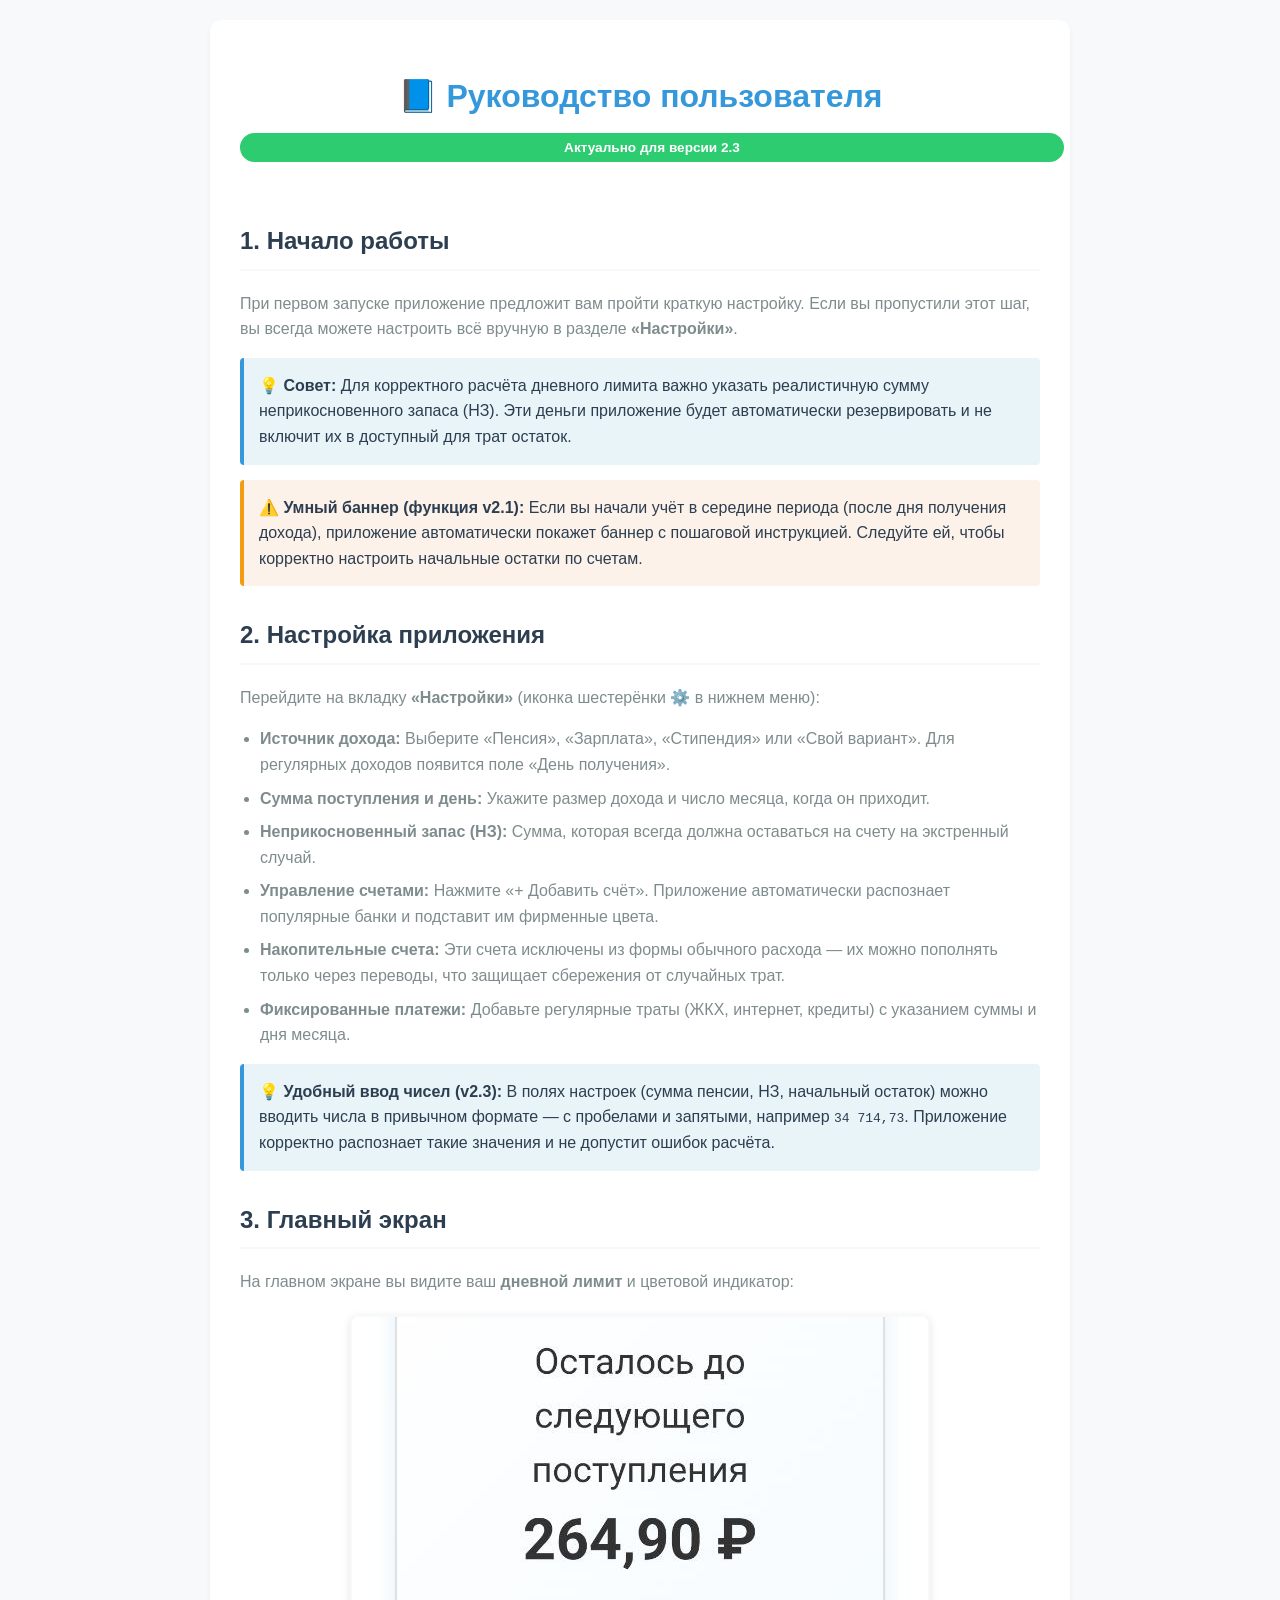
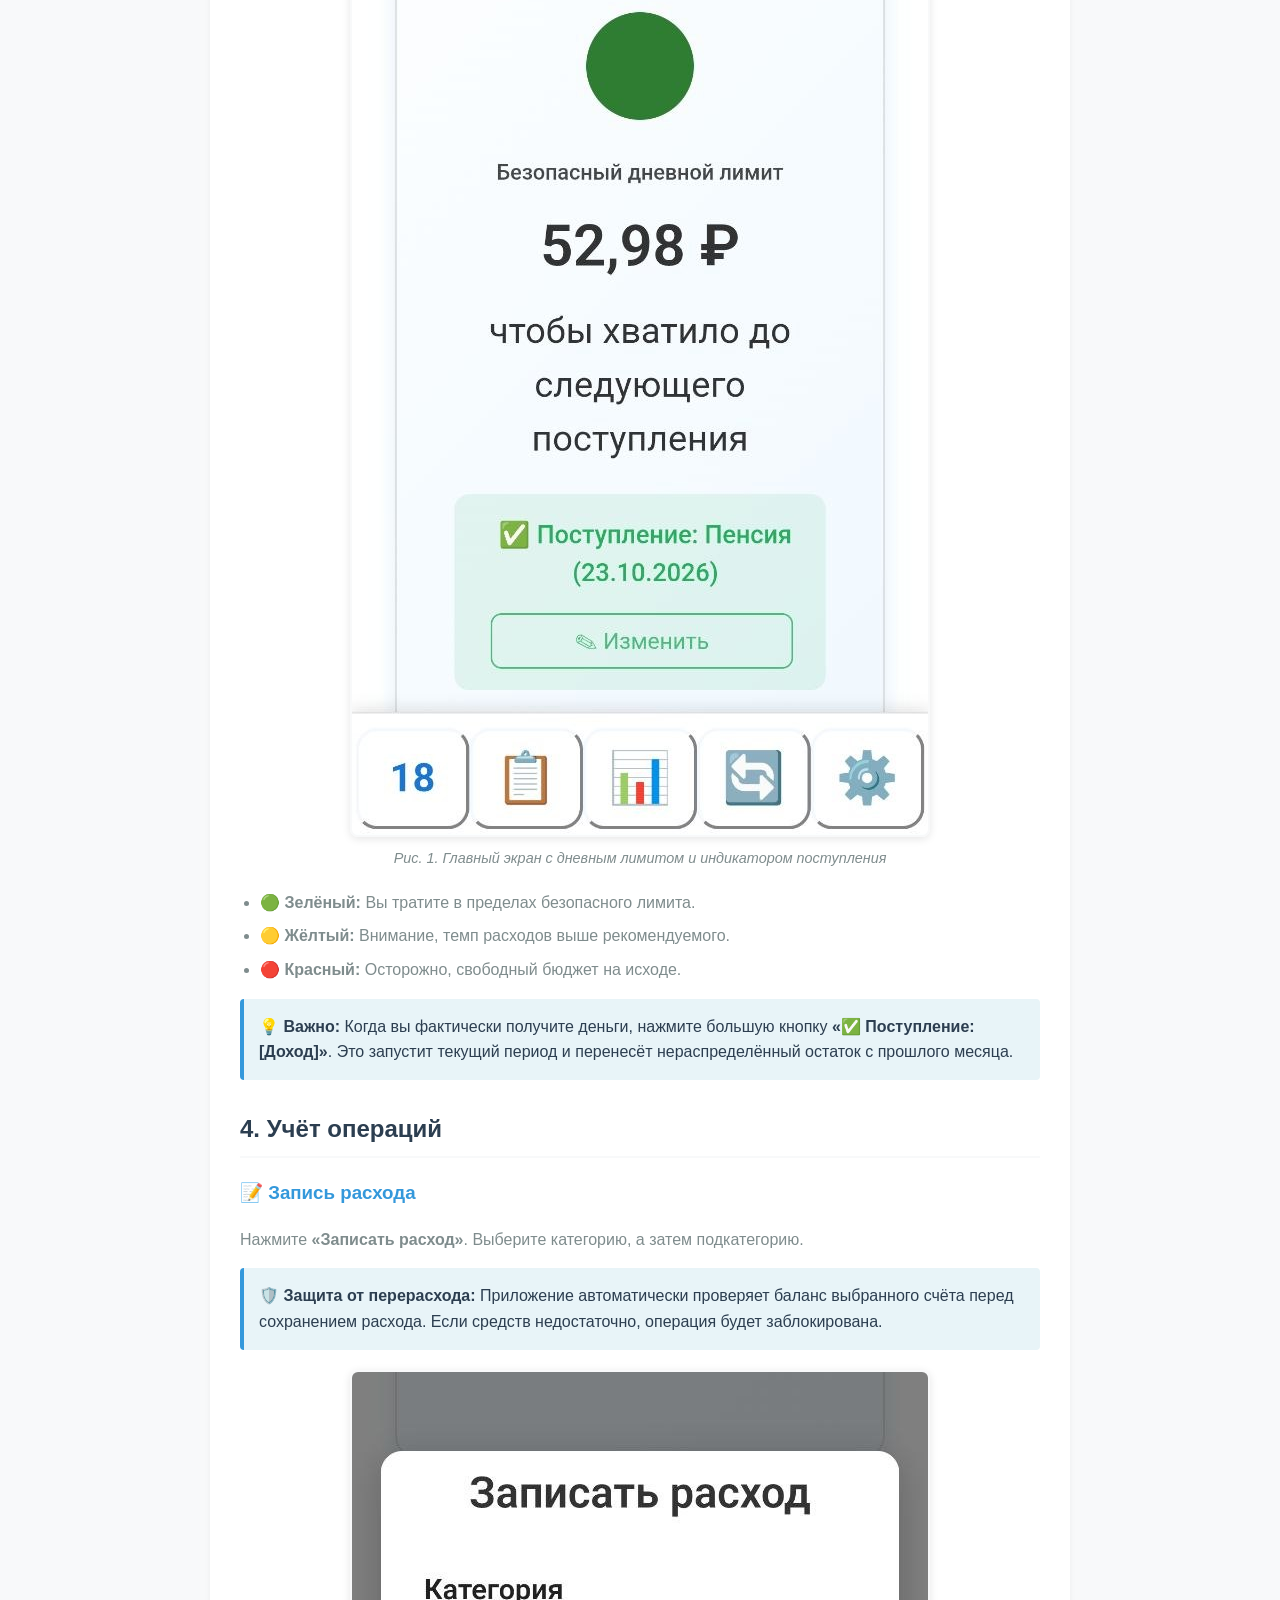
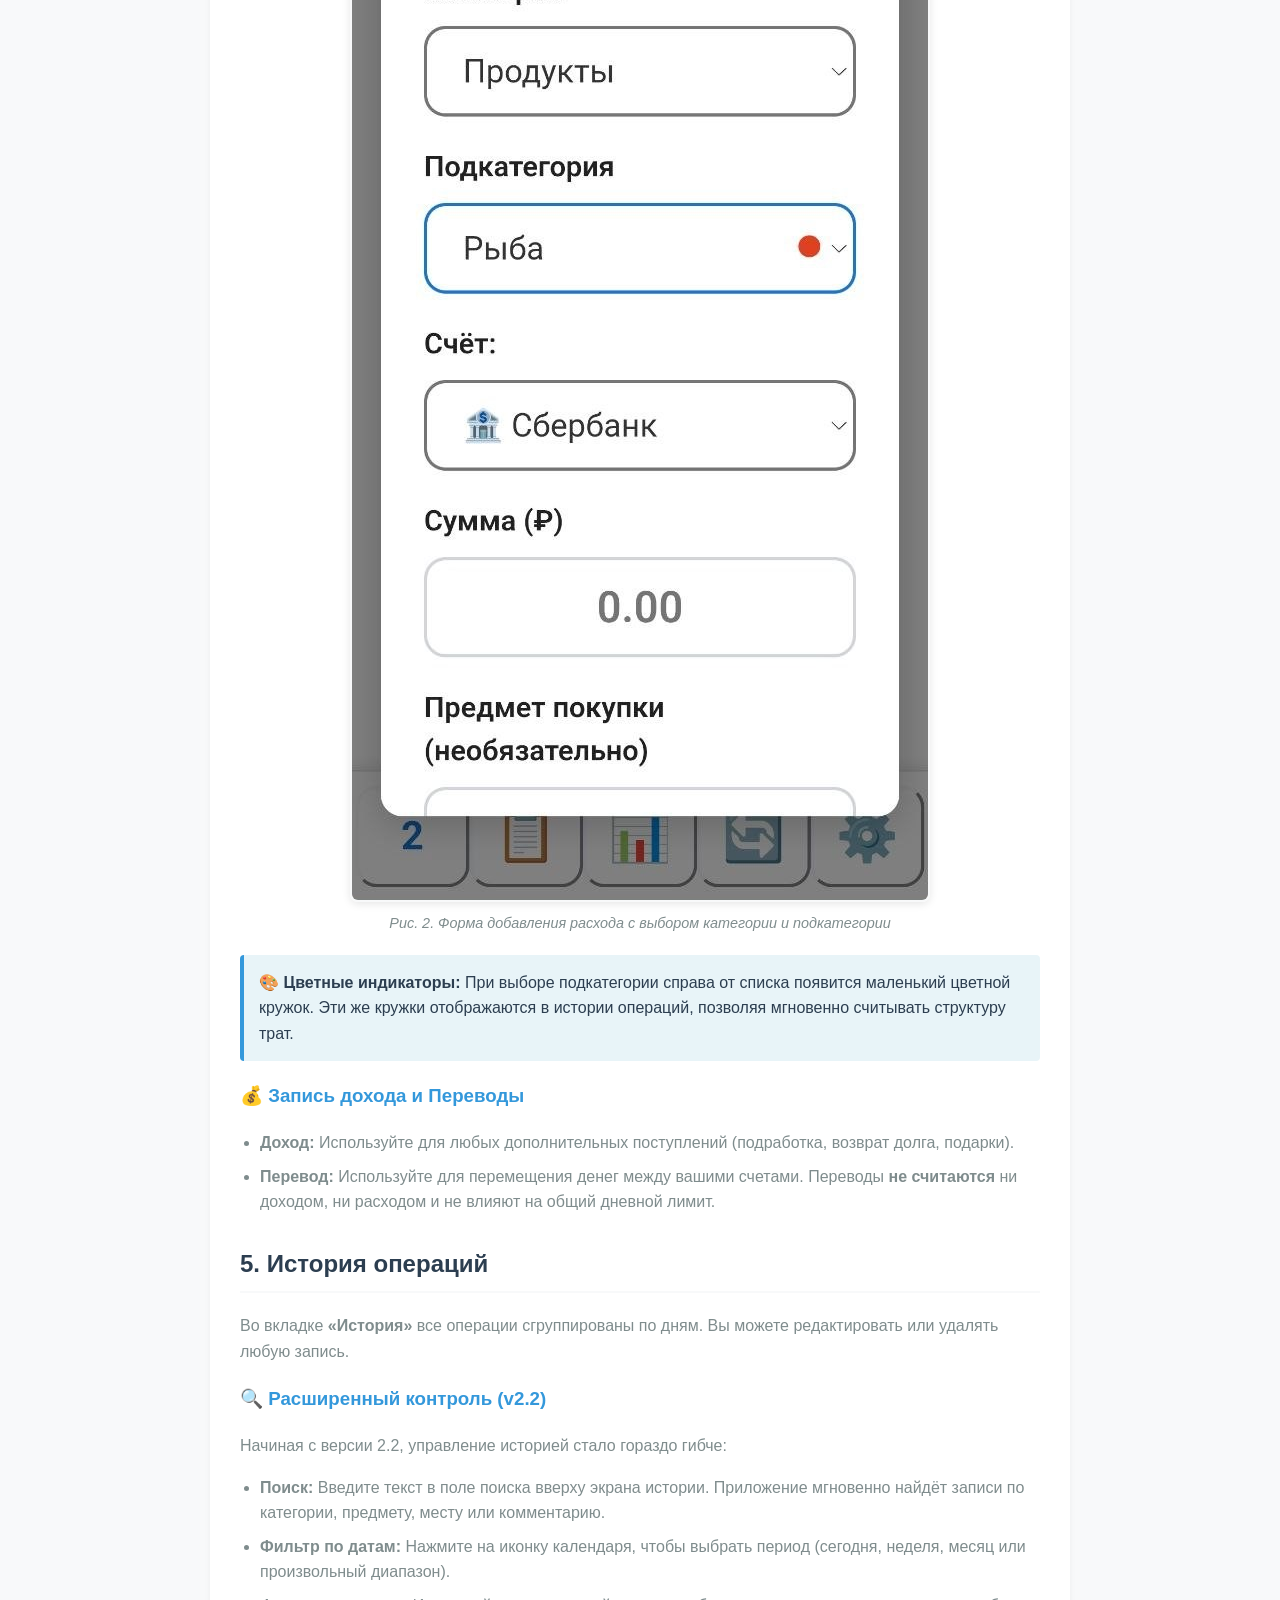
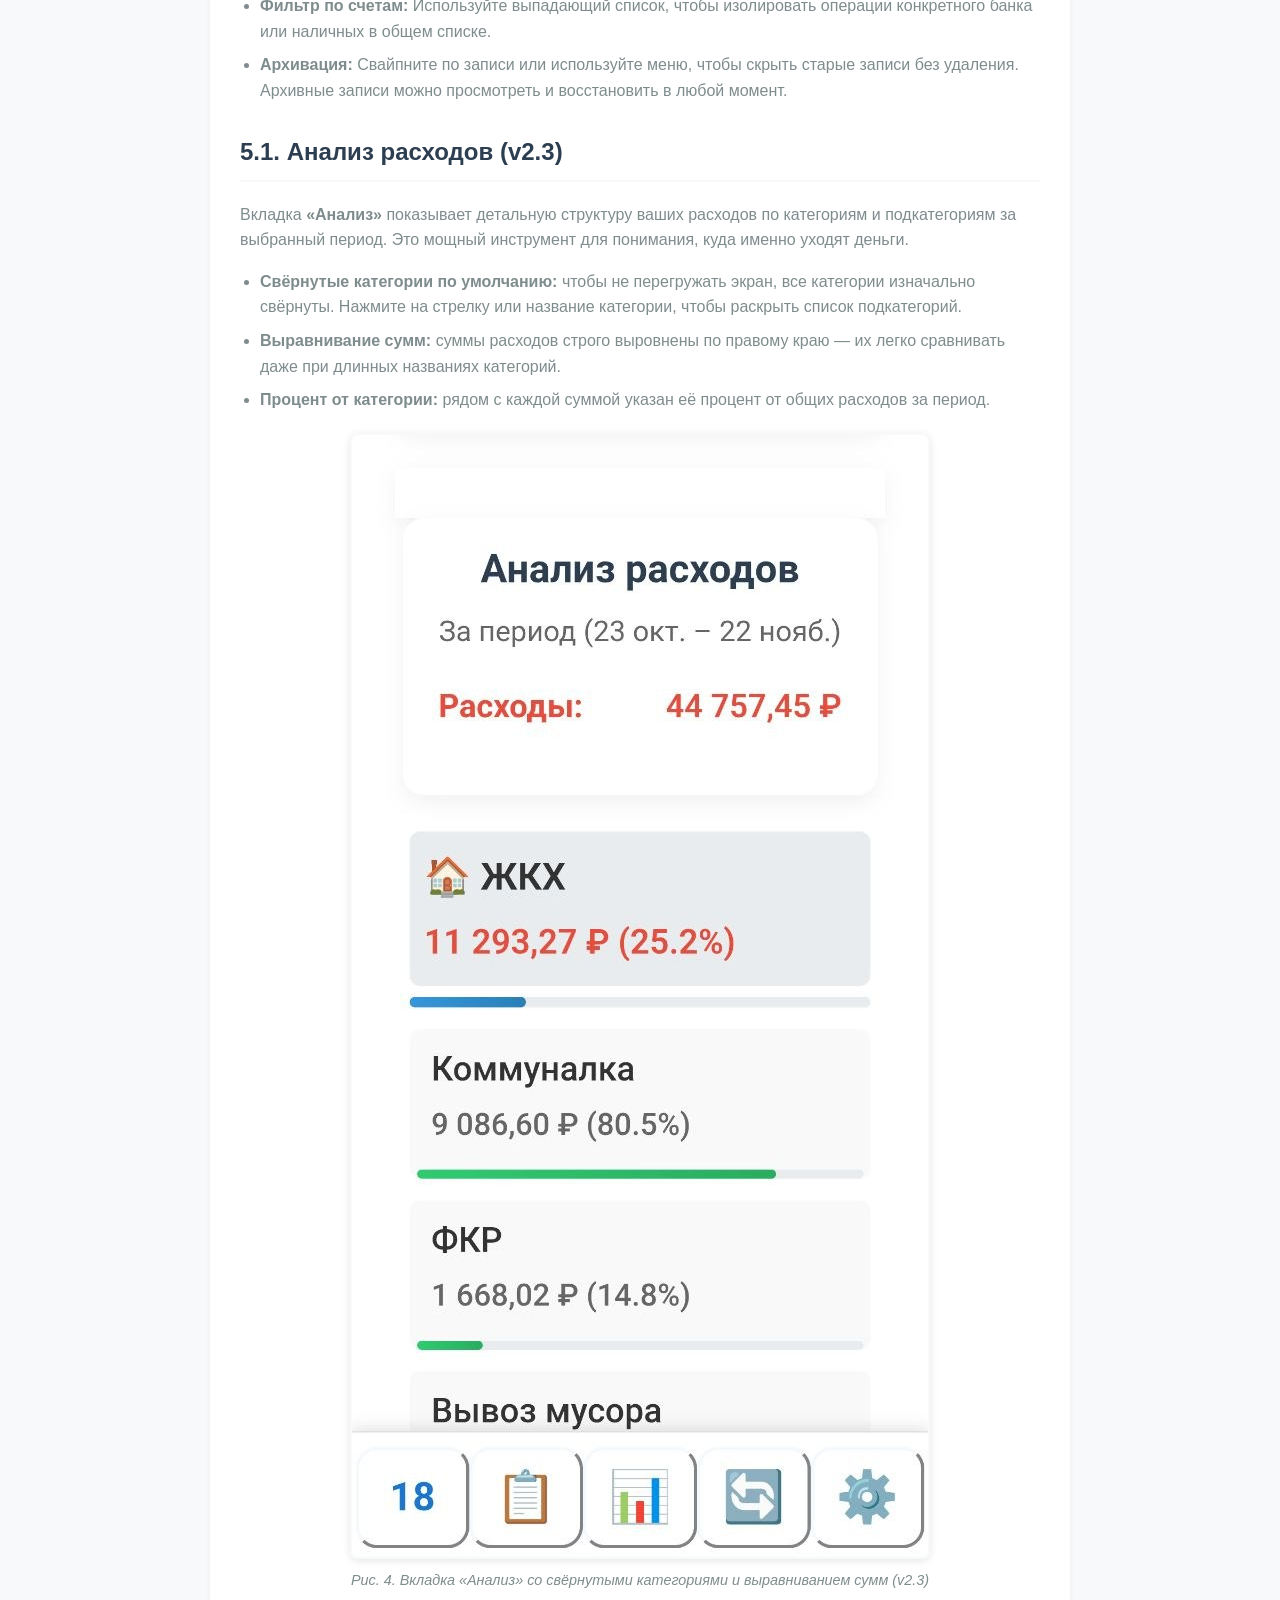
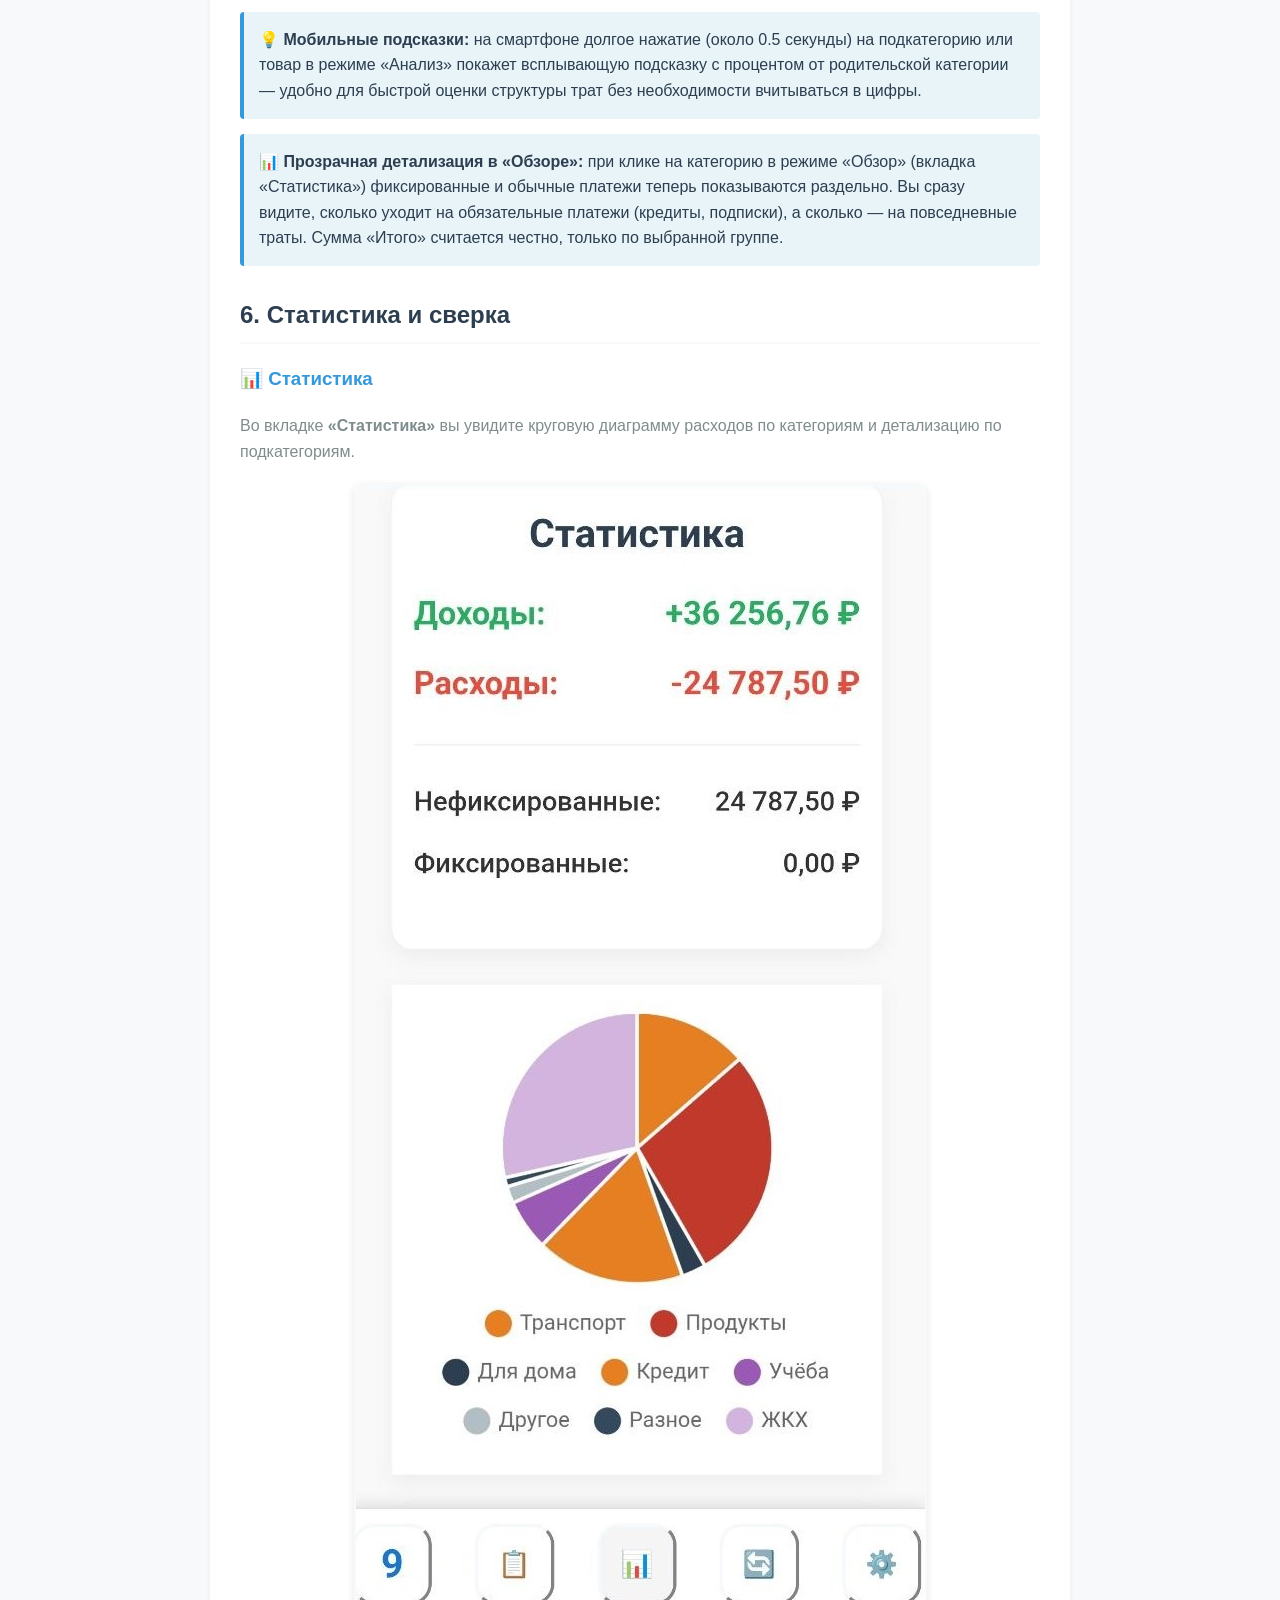
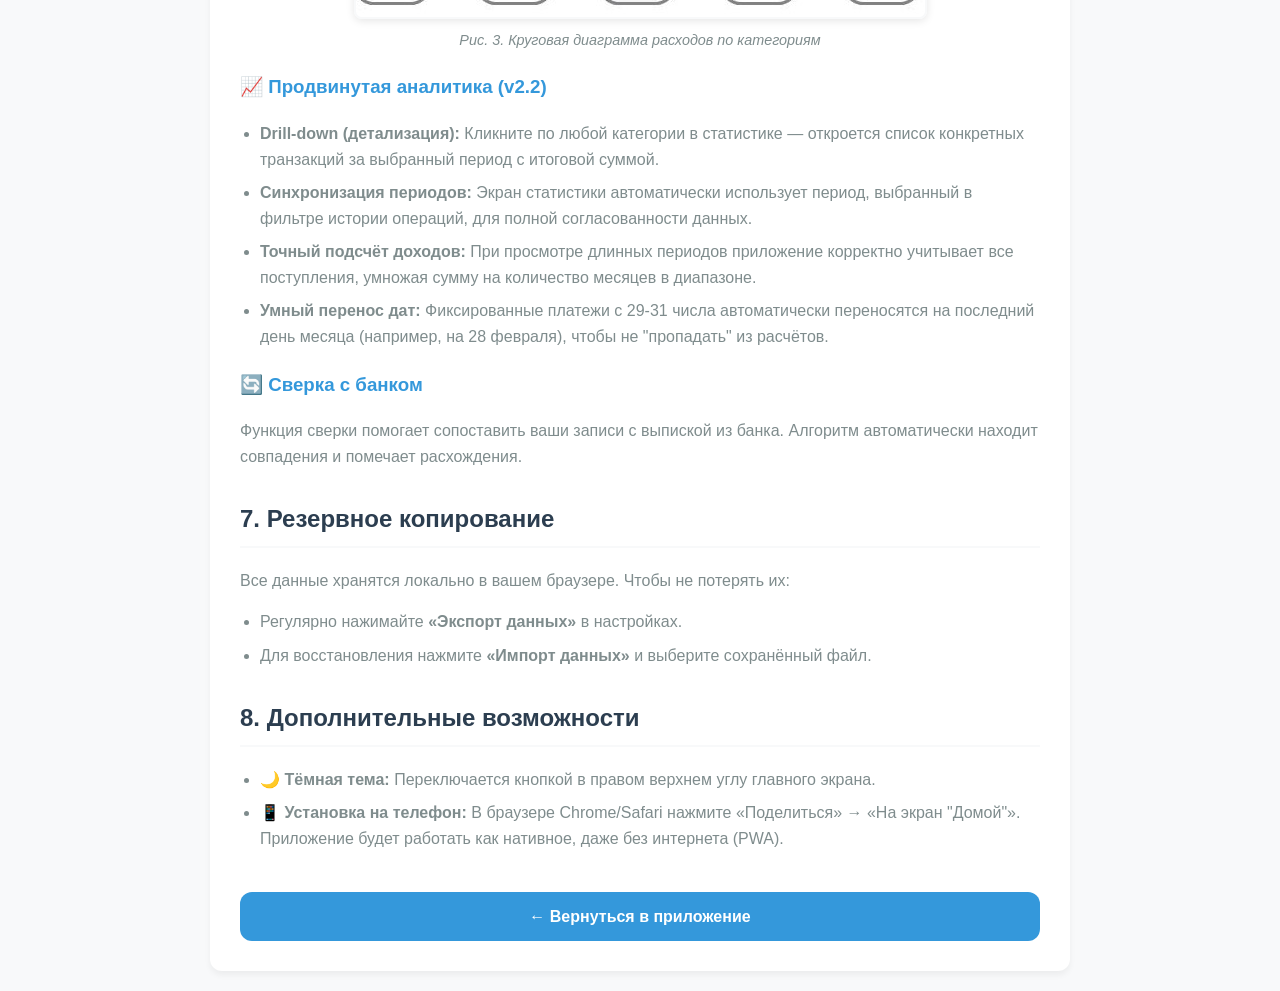
<file: guide.html>
<!DOCTYPE html>
<html lang="ru">

<head>
    <meta charset="UTF-8">
    <meta name="viewport" content="width=device-width, initial-scale=1.0">
    <title>Руководство пользователя — Мой бюджет (v2.3)</title>
    <style>
        :root {
            --bg-primary: #f8f9fa;
            --bg-secondary: #ffffff;
            --text-primary: #2c3e50;
            --text-secondary: #7f8c8d;
            --color-primary: #3498db;
            --color-success: #2ecc71;
            --color-warning: #f39c12;
            --color-danger: #e74c3c;
            --border-radius: 12px;
        }

        body {
            font-family: -apple-system, BlinkMacSystemFont, "Segoe UI", Roboto, Helvetica, Arial, sans-serif;
            background-color: var(--bg-primary);
            color: var(--text-primary);
            line-height: 1.6;
            margin: 0;
            padding: 20px;
        }

        .container {
            max-width: 800px;
            margin: 0 auto;
            background: var(--bg-secondary);
            padding: 30px;
            border-radius: var(--border-radius);
            box-shadow: 0 4px 6px rgba(0, 0, 0, 0.05);
        }

        h1 {
            text-align: center;
            color: var(--color-primary);
            margin-bottom: 10px;
        }

        .version-badge {
            display: inline-block;
            background: var(--color-success);
            color: white;
            padding: 4px 12px;
            border-radius: 20px;
            font-size: 0.85em;
            font-weight: bold;
            text-align: center;
            width: 100%;
            margin-bottom: 30px;
        }

        h2 {
            border-bottom: 2px solid var(--bg-primary);
            padding-bottom: 8px;
            margin-top: 30px;
            color: var(--text-primary);
        }

        h3 {
            color: var(--color-primary);
            margin-top: 20px;
        }

        p,
        li {
            color: var(--text-secondary);
        }

        ul,
        ol {
            padding-left: 20px;
        }

        li {
            margin-bottom: 8px;
        }

        .tip {
            background-color: #e8f4f8;
            border-left: 4px solid var(--color-primary);
            padding: 15px;
            border-radius: 4px;
            margin: 15px 0;
        }

        .warning {
            background-color: #fdf2e9;
            border-left: 4px solid var(--color-warning);
            padding: 15px;
            border-radius: 4px;
            margin: 15px 0;
        }

        .screenshot {
            display: block;
            max-width: 100%;
            height: auto;
            margin: 20px auto;
            border: 2px solid var(--bg-primary);
            border-radius: 8px;
            box-shadow: 0 2px 8px rgba(0, 0, 0, 0.1);
        }

        .screenshot-caption {
            text-align: center;
            font-size: 0.9em;
            color: var(--text-secondary);
            font-style: italic;
            margin-top: -10px;
            margin-bottom: 20px;
        }

        .back-link {
            display: block;
            text-align: center;
            margin-top: 40px;
            padding: 12px;
            background: var(--color-primary);
            color: white;
            text-decoration: none;
            border-radius: var(--border-radius);
            font-weight: bold;
        }

        .back-link:hover {
            opacity: 0.9;
        }
    </style>
</head>

<body>

    <div class="container">
        <h1>📘 Руководство пользователя</h1>
        <div class="version-badge">Актуально для версии 2.3</div>

        <h2>1. Начало работы</h2>
        <p>При первом запуске приложение предложит вам пройти краткую настройку. Если вы пропустили этот шаг, вы всегда
            можете настроить всё вручную в разделе <strong>«Настройки»</strong>.</p>
        <div class="tip">💡 <strong>Совет:</strong> Для корректного расчёта дневного лимита важно указать реалистичную
            сумму неприкосновенного запаса (НЗ). Эти деньги приложение будет автоматически резервировать и не включит их
            в доступный для трат остаток.</div>

        <div class="warning">
            ⚠️ <strong>Умный баннер (функция v2.1):</strong> Если вы начали учёт в середине периода (после дня получения
            дохода), приложение автоматически покажет баннер с пошаговой инструкцией. Следуйте ей, чтобы корректно
            настроить начальные остатки по счетам.
        </div>

        <h2>2. Настройка приложения</h2>
        <p>Перейдите на вкладку <strong>«Настройки»</strong> (иконка шестерёнки ⚙️ в нижнем меню):</p>
        <ul>
            <li><strong>Источник дохода:</strong> Выберите «Пенсия», «Зарплата», «Стипендия» или «Свой вариант». Для
                регулярных доходов появится поле «День получения».</li>
            <li><strong>Сумма поступления и день:</strong> Укажите размер дохода и число месяца, когда он приходит.</li>
            <li><strong>Неприкосновенный запас (НЗ):</strong> Сумма, которая всегда должна оставаться на счету на
                экстренный случай.</li>
            <li><strong>Управление счетами:</strong> Нажмите «+ Добавить счёт». Приложение автоматически распознает
                популярные банки и подставит им фирменные цвета.</li>
            <li><strong>Накопительные счета:</strong> Эти счета исключены из формы обычного расхода — их можно пополнять
                только через переводы, что защищает сбережения от случайных трат.</li>
            <li><strong>Фиксированные платежи:</strong> Добавьте регулярные траты (ЖКХ, интернет, кредиты) с указанием
                суммы и дня месяца.</li>
        </ul>

        <div class="tip">
            💡 <strong>Удобный ввод чисел (v2.3):</strong> В полях настроек (сумма пенсии, НЗ, начальный остаток)
            можно вводить числа в привычном формате — с пробелами и запятыми, например
            <code>34 714,73</code>. Приложение корректно распознает такие значения и не допустит ошибок расчёта.
        </div>

        <h2>3. Главный экран</h2>
        <p>На главном экране вы видите ваш <strong>дневной лимит</strong> и цветовой индикатор:</p>

        <img src="docs/screenshots/screen-today.png" class="screenshot" alt="Главный экран">
        <p class="screenshot-caption">Рис. 1. Главный экран с дневным лимитом и индикатором поступления</p>

        <ul>
            <li>🟢 <strong>Зелёный:</strong> Вы тратите в пределах безопасного лимита.</li>
            <li>🟡 <strong>Жёлтый:</strong> Внимание, темп расходов выше рекомендуемого.</li>
            <li>🔴 <strong>Красный:</strong> Осторожно, свободный бюджет на исходе.</li>
        </ul>

        <div class="tip">💡 <strong>Важно:</strong> Когда вы фактически получите деньги, нажмите большую кнопку
            <strong>«✅ Поступление: [Доход]»</strong>. Это запустит текущий период и перенесёт нераспределённый остаток
            с прошлого месяца.
        </div>

        <h2>4. Учёт операций</h2>
        <h3>📝 Запись расхода</h3>
        <p>Нажмите <strong>«Записать расход»</strong>. Выберите категорию, а затем подкатегорию.</p>

        <div class="tip">
            🛡️ <strong>Защита от перерасхода:</strong> Приложение автоматически проверяет баланс выбранного счёта перед
            сохранением расхода. Если средств недостаточно, операция будет заблокирована.
        </div>

        <img src="docs/screenshots/screen-expense-modal.png" class="screenshot" alt="Модалка расхода">
        <p class="screenshot-caption">Рис. 2. Форма добавления расхода с выбором категории и подкатегории</p>

        <div class="tip">🎨 <strong>Цветные индикаторы:</strong> При выборе подкатегории справа от списка появится
            маленький цветной кружок. Эти же кружки отображаются в истории операций, позволяя мгновенно считывать
            структуру трат.</div>

        <h3>💰 Запись дохода и Переводы</h3>
        <ul>
            <li><strong>Доход:</strong> Используйте для любых дополнительных поступлений (подработка, возврат долга,
                подарки).</li>
            <li><strong>Перевод:</strong> Используйте для перемещения денег между вашими счетами. Переводы <strong>не
                    считаются</strong> ни доходом, ни расходом и не влияют на общий дневной лимит.</li>
        </ul>

        <h2>5. История операций</h2>
        <p>Во вкладке <strong>«История»</strong> все операции сгруппированы по дням. Вы можете редактировать или удалять
            любую запись.</p>

        <h3>🔍 Расширенный контроль (v2.2)</h3>
        <p>Начиная с версии 2.2, управление историей стало гораздо гибче:</p>
        <ul>
            <li><strong>Поиск:</strong> Введите текст в поле поиска вверху экрана истории. Приложение мгновенно найдёт
                записи по категории, предмету, месту или комментарию.</li>
            <li><strong>Фильтр по датам:</strong> Нажмите на иконку календаря, чтобы выбрать период (сегодня, неделя,
                месяц или произвольный диапазон).</li>
            <li><strong>Фильтр по счетам:</strong> Используйте выпадающий список, чтобы изолировать операции конкретного
                банка или наличных в общем списке.</li>
            <li><strong>Архивация:</strong> Свайпните по записи или используйте меню, чтобы скрыть старые записи без
                удаления. Архивные записи можно просмотреть и восстановить в любой момент.</li>
        </ul>

        <h2>5.1. Анализ расходов (v2.3)</h2>
        <p>Вкладка <strong>«Анализ»</strong> показывает детальную структуру ваших расходов по категориям и подкатегориям
            за выбранный период. Это мощный инструмент для понимания, куда именно уходят деньги.</p>

        <ul>
            <li><strong>Свёрнутые категории по умолчанию:</strong> чтобы не перегружать экран, все категории изначально
                свёрнуты. Нажмите на стрелку или название категории, чтобы раскрыть список подкатегорий.</li>
            <li><strong>Выравнивание сумм:</strong> суммы расходов строго выровнены по правому краю — их легко
                сравнивать даже при длинных названиях категорий.</li>
            <li><strong>Процент от категории:</strong> рядом с каждой суммой указан её процент от общих расходов за
                период.</li>
        </ul>

        <img src="docs/screenshots/screen-analysis.png" class="screenshot" alt="Вкладка Анализ">
        <p class="screenshot-caption">Рис. 4. Вкладка «Анализ» со свёрнутыми категориями и выравниванием сумм (v2.3)</p>

        <div class="tip">
            💡 <strong>Мобильные подсказки:</strong> на смартфоне долгое нажатие (около 0.5 секунды) на подкатегорию или
            товар
            в режиме «Анализ» покажет всплывающую подсказку с процентом от родительской категории — удобно для быстрой
            оценки
            структуры трат без необходимости вчитываться в цифры.
        </div>

        <div class="tip">
            📊 <strong>Прозрачная детализация в «Обзоре»:</strong> при клике на категорию в режиме «Обзор» (вкладка
            «Статистика»)
            фиксированные и обычные платежи теперь показываются раздельно. Вы сразу видите, сколько уходит на
            обязательные
            платежи (кредиты, подписки), а сколько — на повседневные траты. Сумма «Итого» считается честно, только по
            выбранной группе.
        </div>

        <h2>6. Статистика и сверка</h2>
        <h3>📊 Статистика</h3>
        <p>Во вкладке <strong>«Статистика»</strong> вы увидите круговую диаграмму расходов по категориям и детализацию
            по подкатегориям.</p>

        <img src="docs/screenshots/screen-stats.png" class="screenshot" alt="Статистика">
        <p class="screenshot-caption">Рис. 3. Круговая диаграмма расходов по категориям</p>

        <h3>📈 Продвинутая аналитика (v2.2)</h3>
        <ul>
            <li><strong>Drill-down (детализация):</strong> Кликните по любой категории в статистике — откроется список
                конкретных транзакций за выбранный период с итоговой суммой.</li>
            <li><strong>Синхронизация периодов:</strong> Экран статистики автоматически использует период, выбранный в
                фильтре истории операций, для полной согласованности данных.</li>
            <li><strong>Точный подсчёт доходов:</strong> При просмотре длинных периодов приложение корректно учитывает
                все поступления, умножая сумму на количество месяцев в диапазоне.</li>
            <li><strong>Умный перенос дат:</strong> Фиксированные платежи с 29-31 числа автоматически переносятся на
                последний день месяца (например, на 28 февраля), чтобы не "пропадать" из расчётов.</li>
        </ul>

        <h3>🔄 Сверка с банком</h3>
        <p>Функция сверки помогает сопоставить ваши записи с выпиской из банка. Алгоритм автоматически находит
            совпадения и помечает расхождения.</p>

        <h2>7. Резервное копирование</h2>
        <p>Все данные хранятся локально в вашем браузере. Чтобы не потерять их:</p>
        <ul>
            <li>Регулярно нажимайте <strong>«Экспорт данных»</strong> в настройках.</li>
            <li>Для восстановления нажмите <strong>«Импорт данных»</strong> и выберите сохранённый файл.</li>
        </ul>

        <h2>8. Дополнительные возможности</h2>
        <ul>
            <li>🌙 <strong>Тёмная тема:</strong> Переключается кнопкой в правом верхнем углу главного экрана.</li>
            <li>📱 <strong>Установка на телефон:</strong> В браузере Chrome/Safari нажмите «Поделиться» → «На экран
                "Домой"». Приложение будет работать как нативное, даже без интернета (PWA).</li>
        </ul>

        <a href="index.html" class="back-link">← Вернуться в приложение</a>
    </div>

</body>

</html>
</file>
